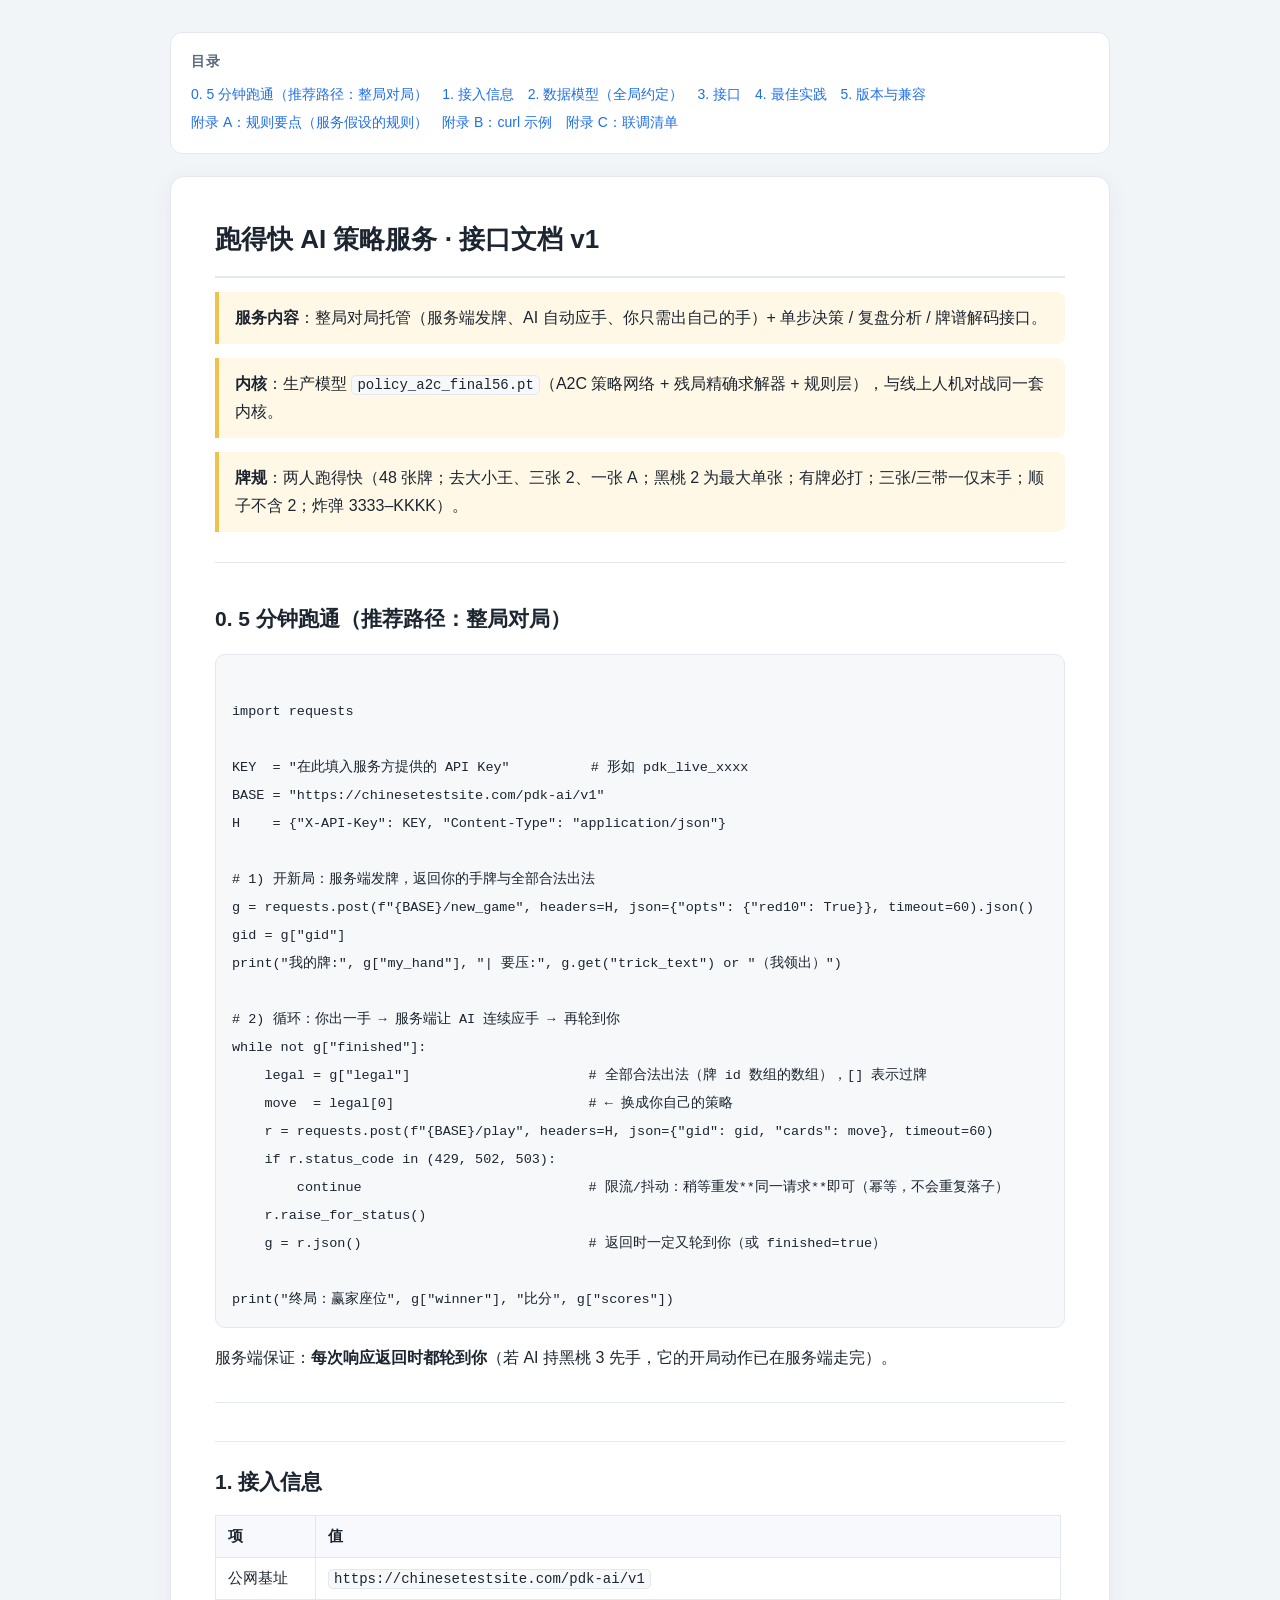
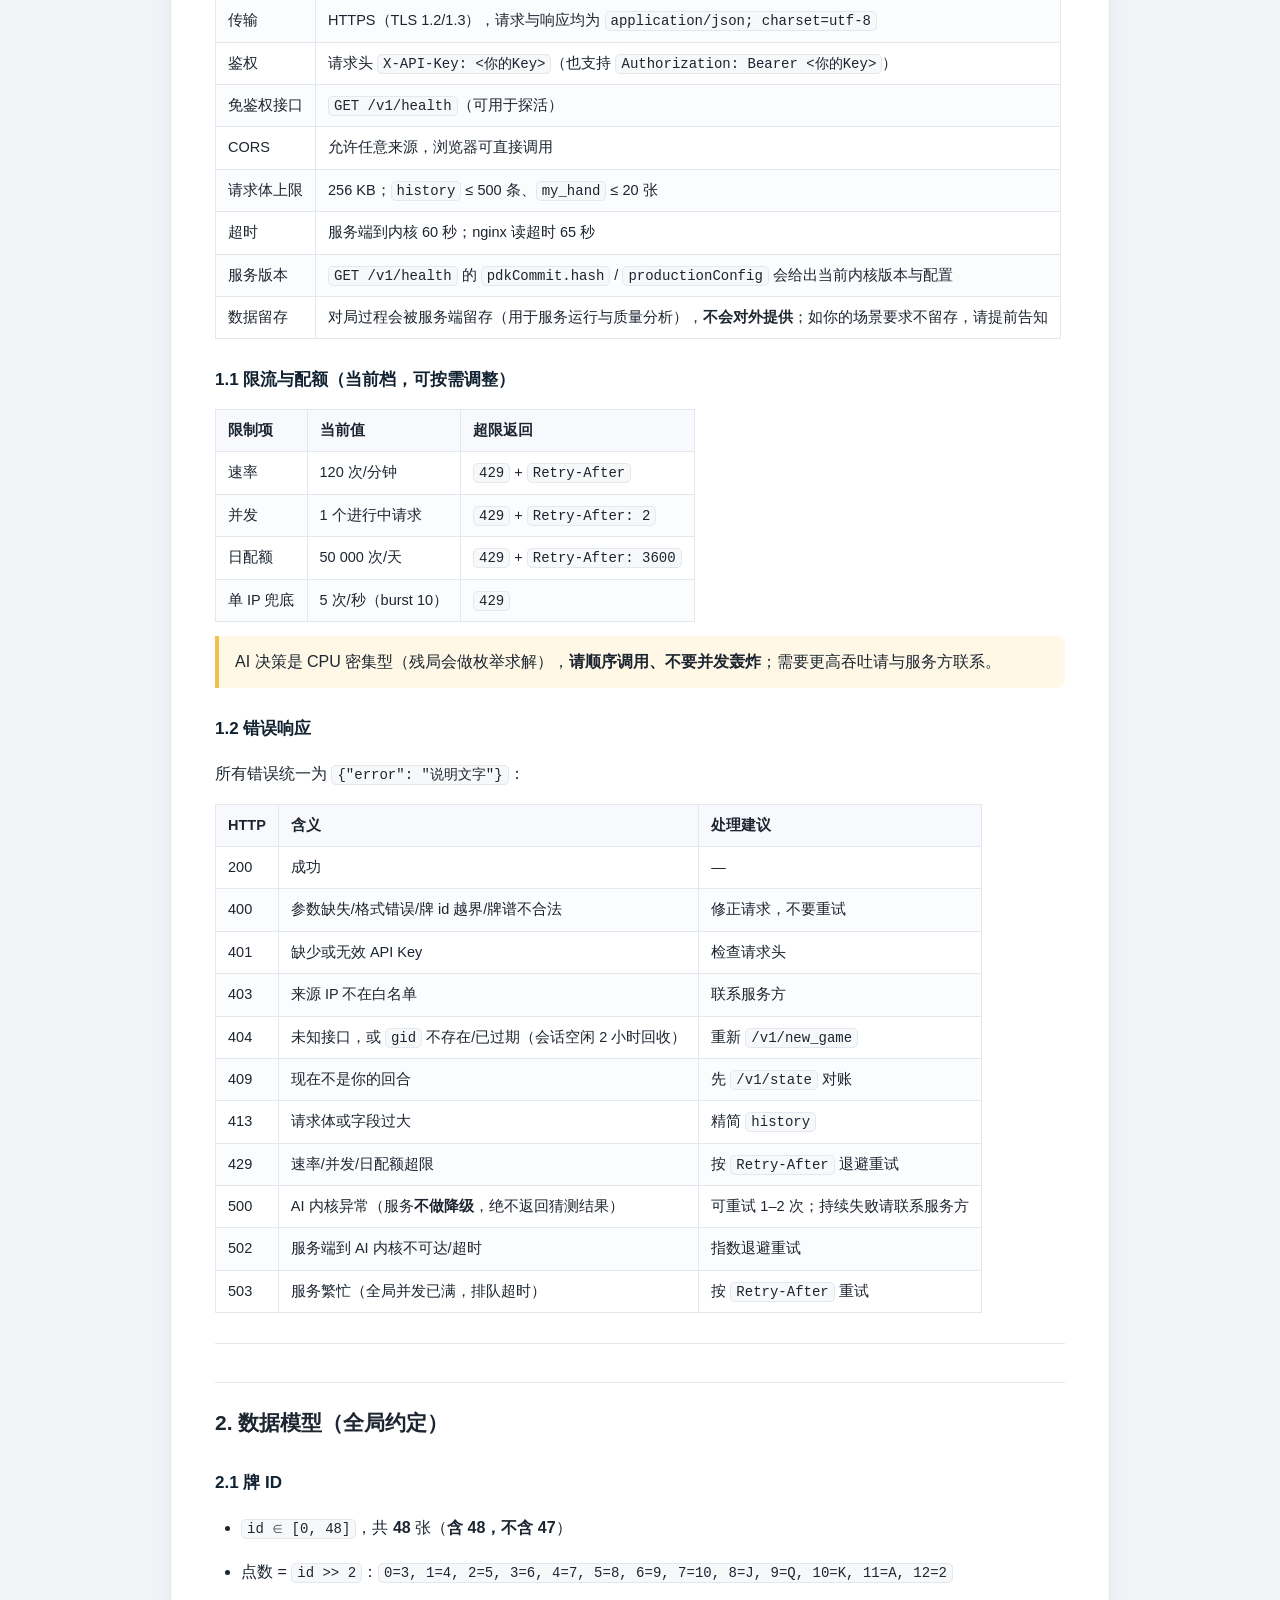
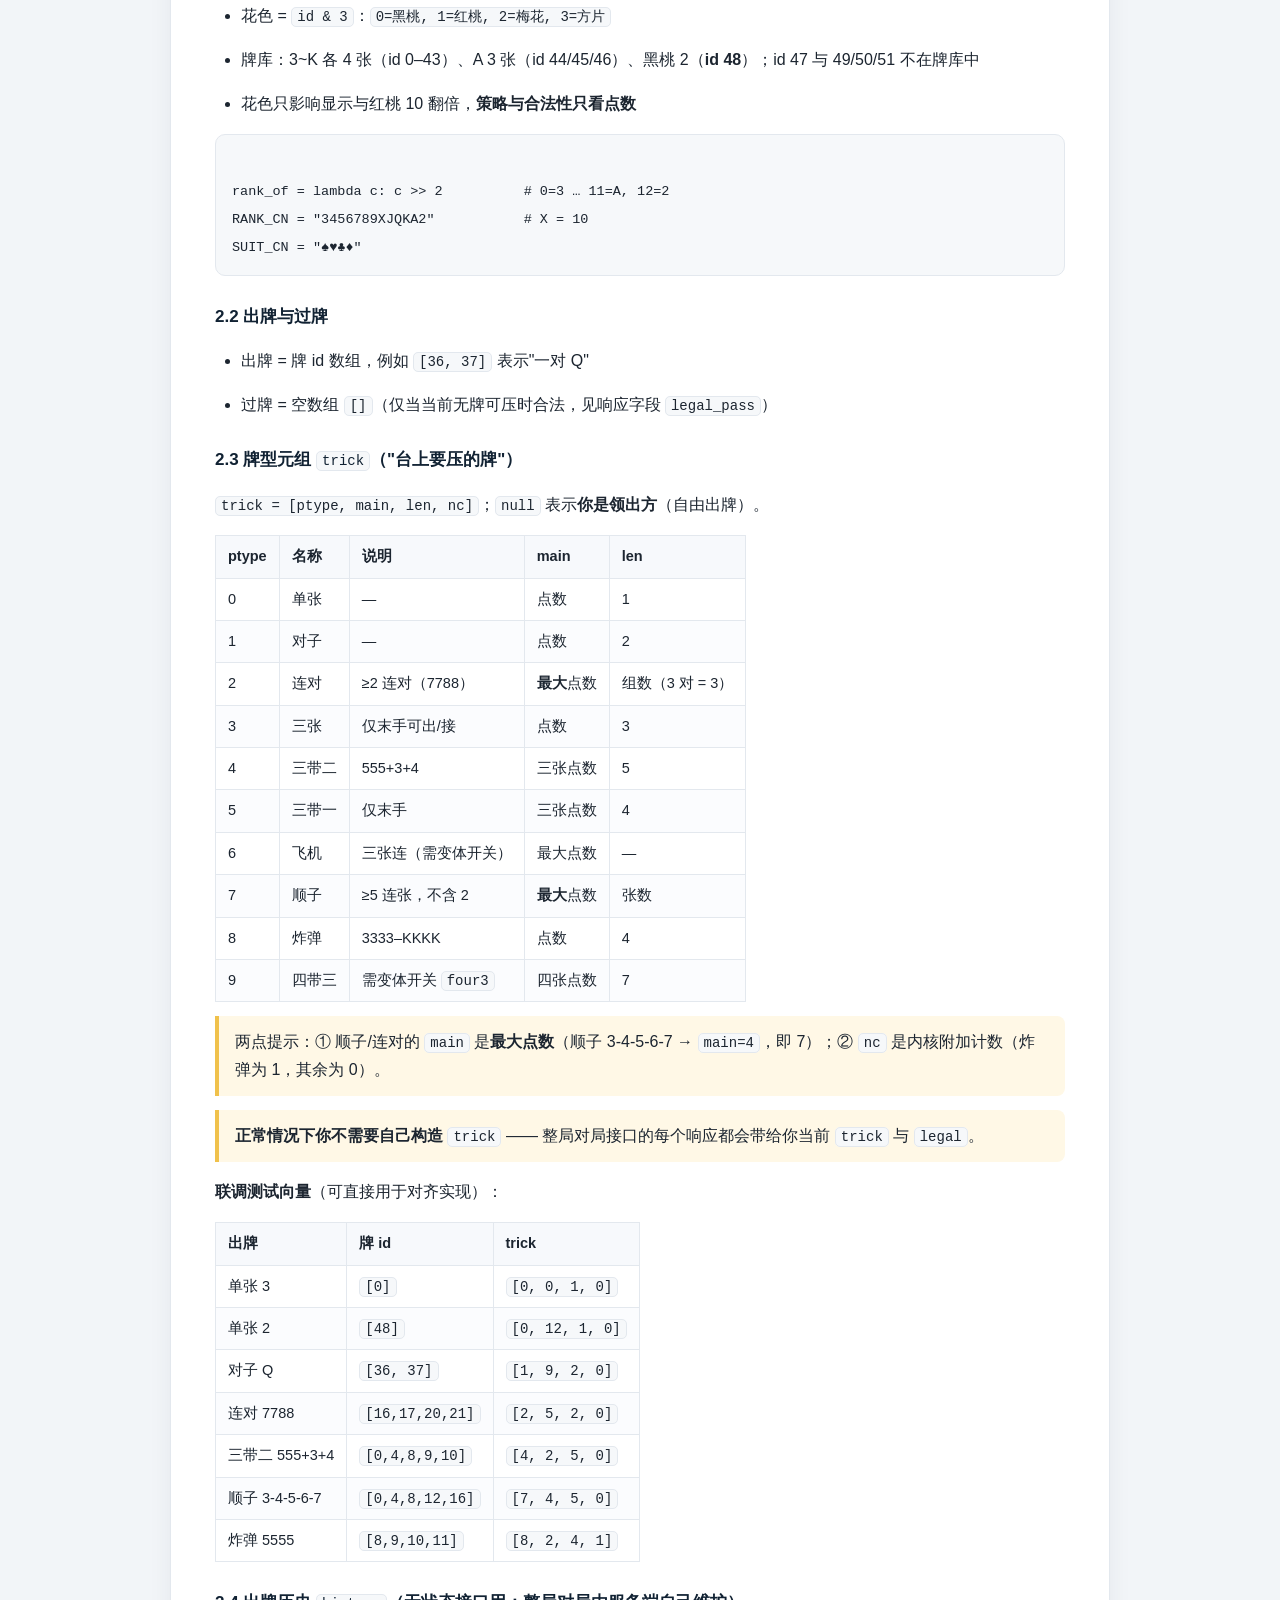
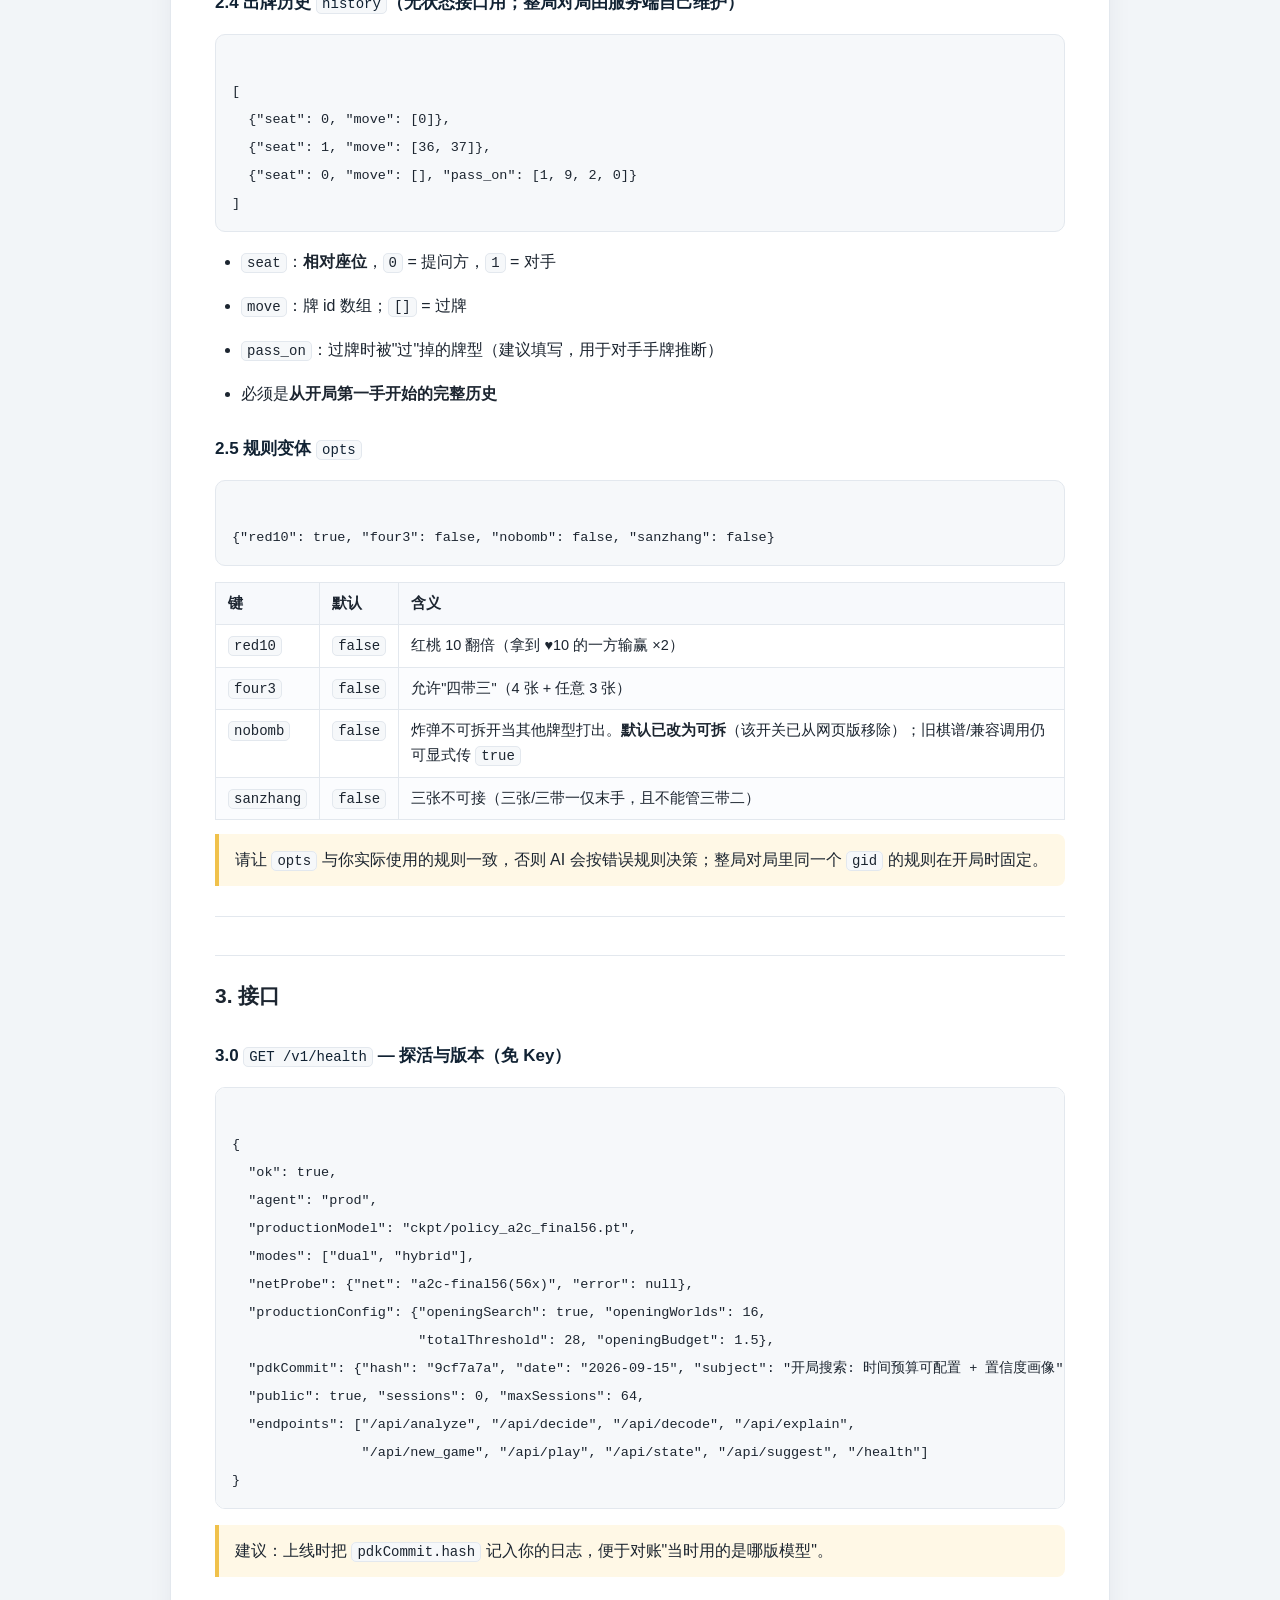
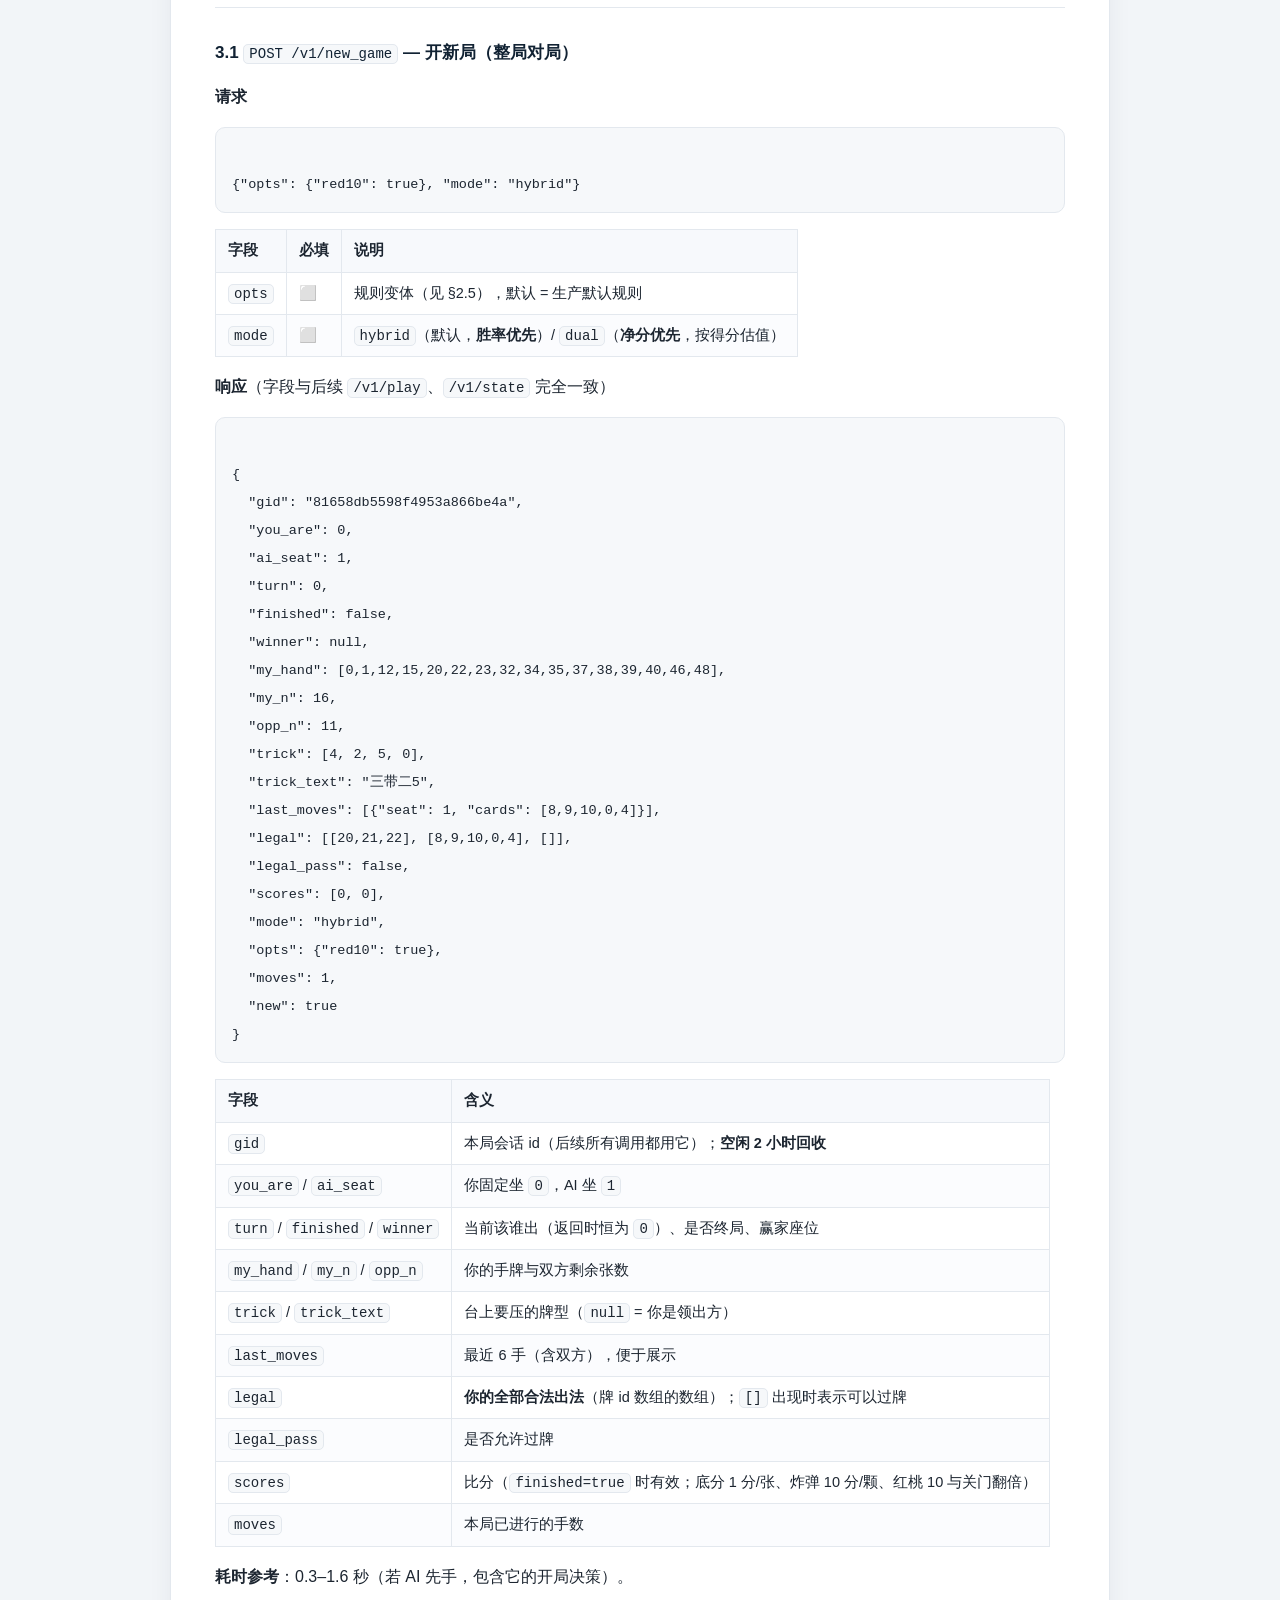
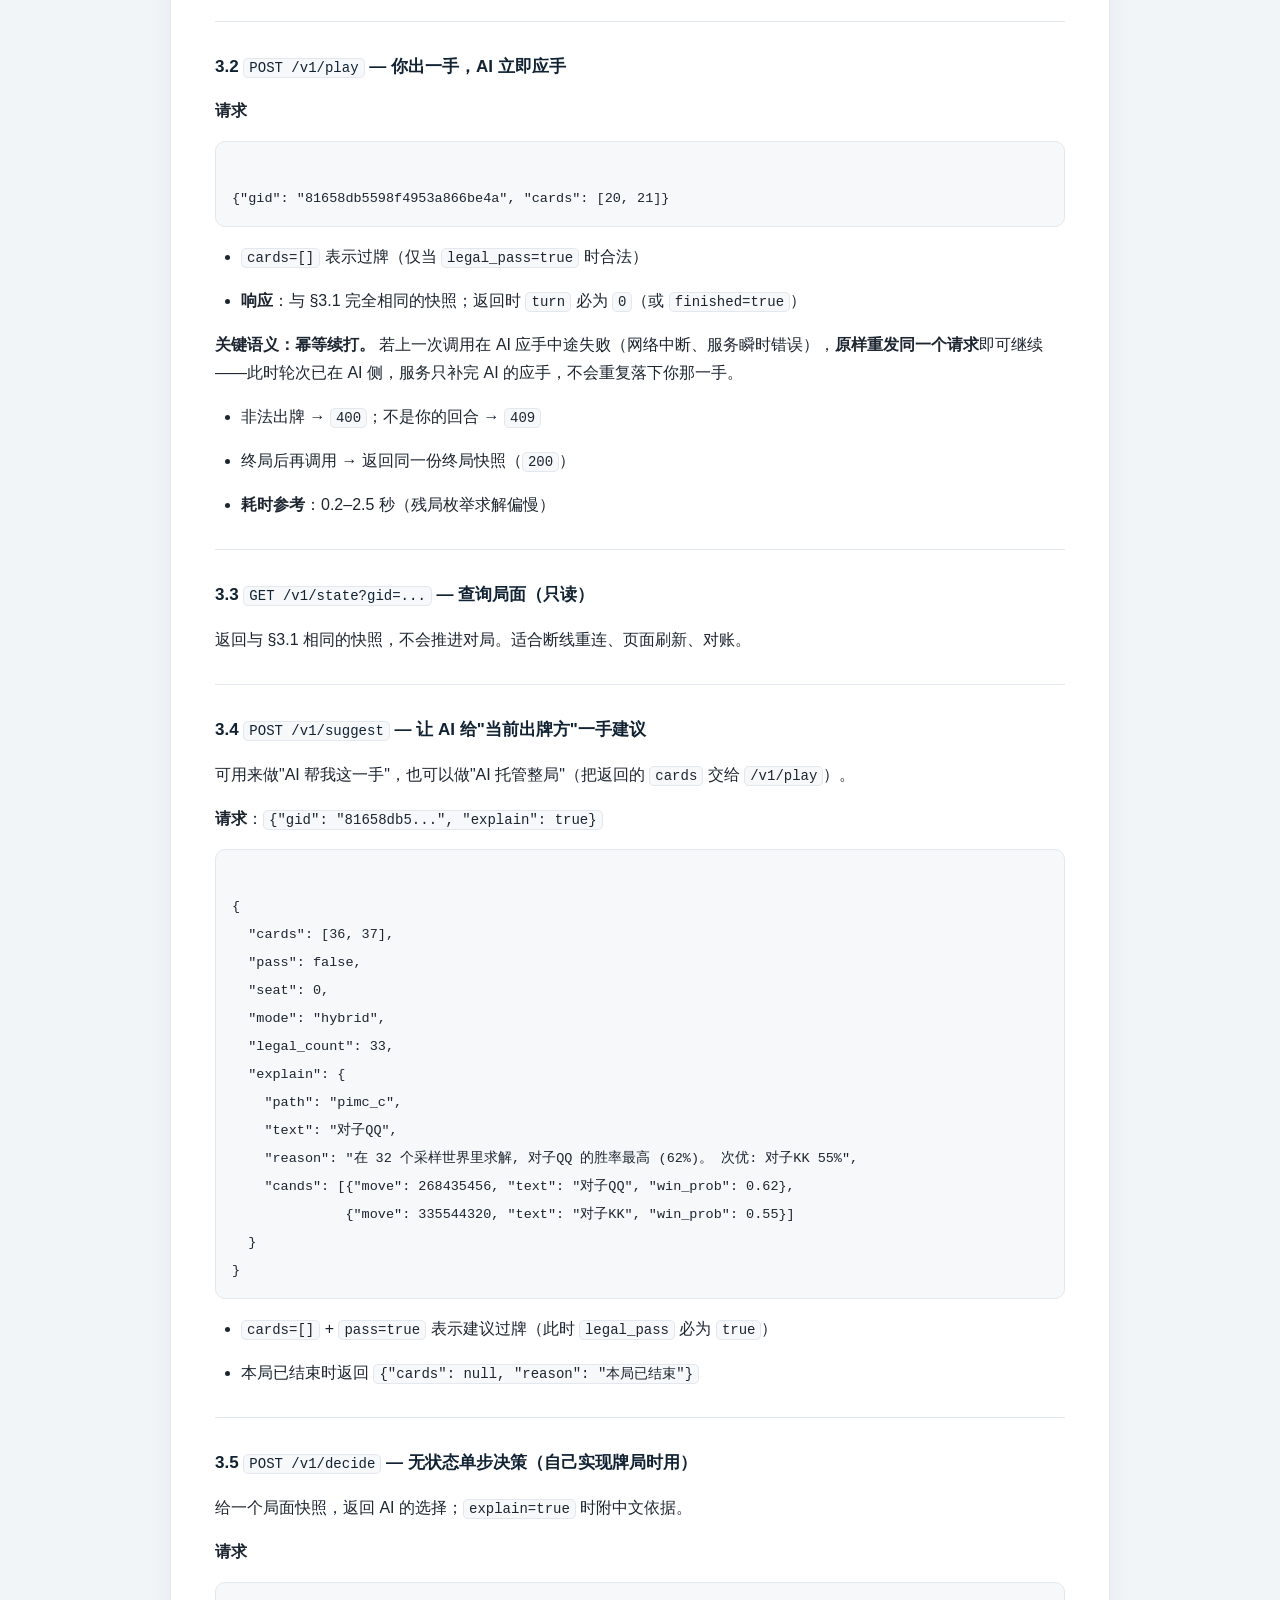
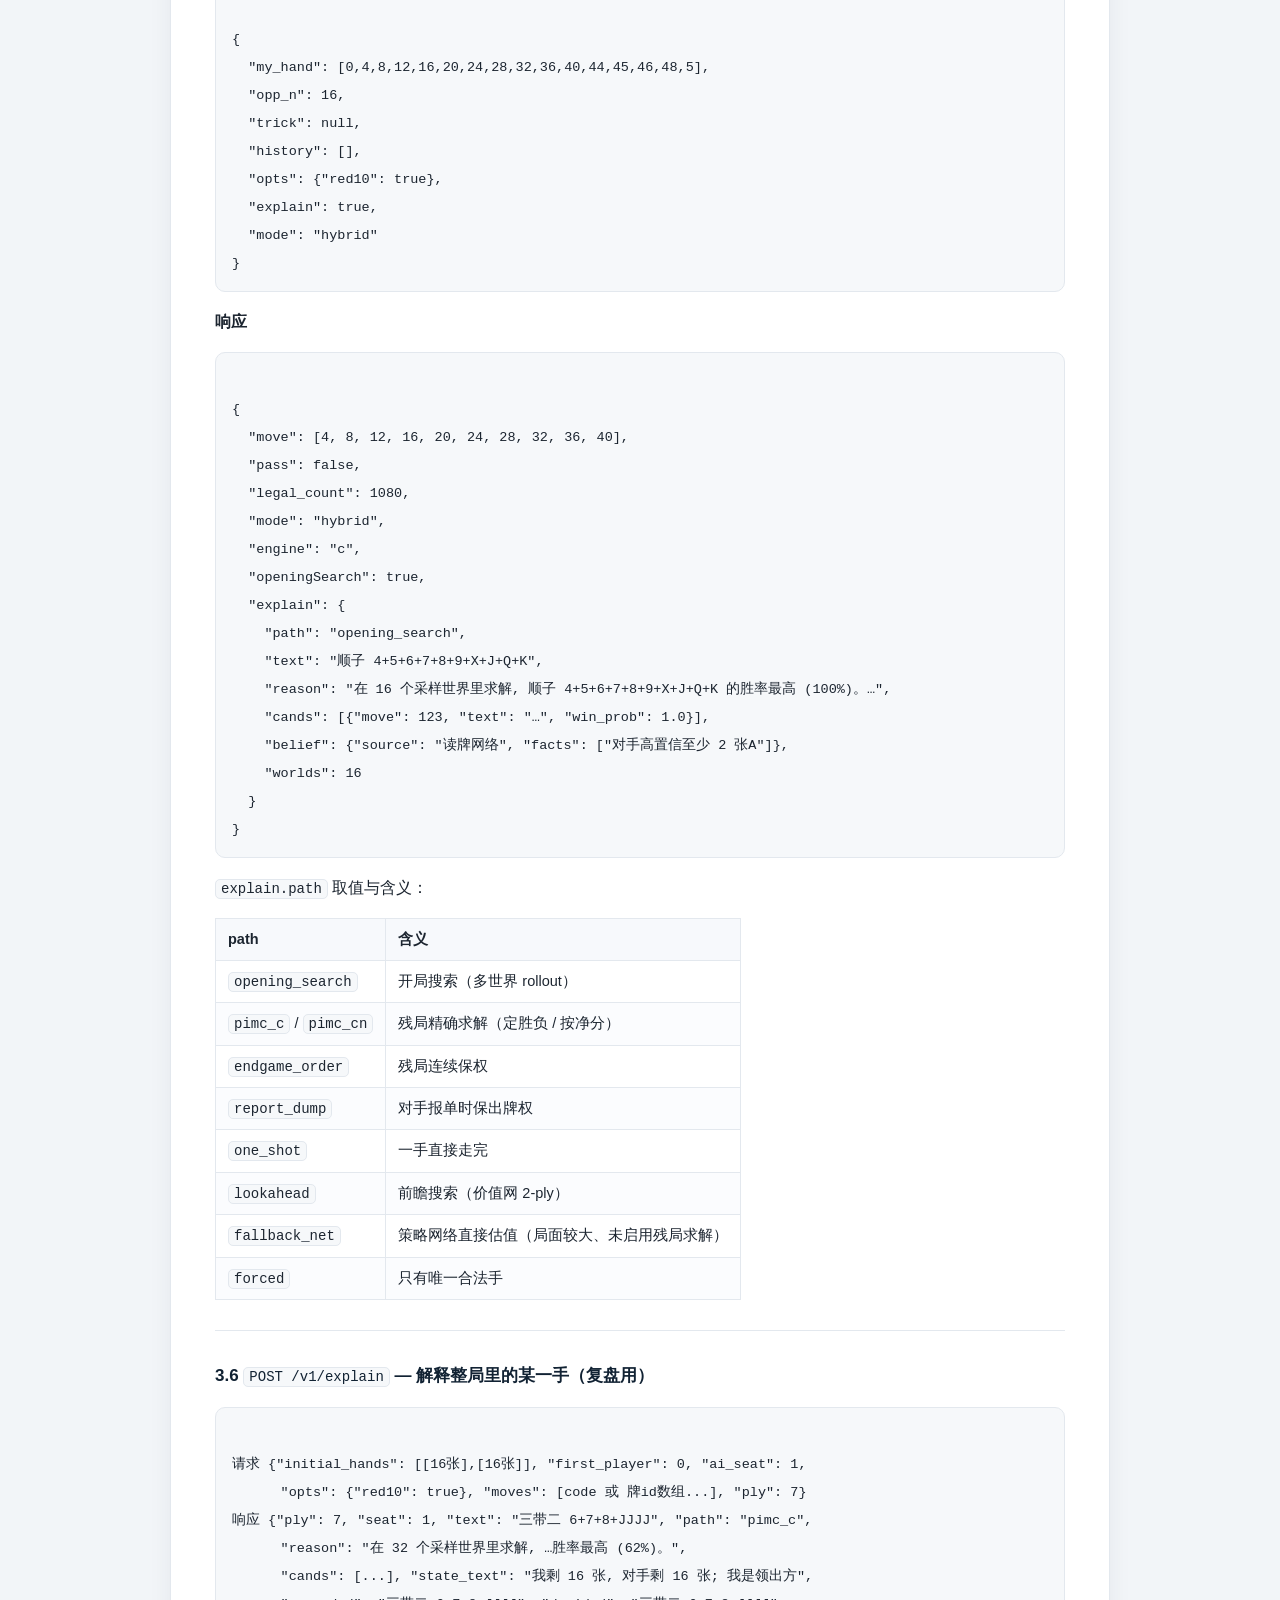
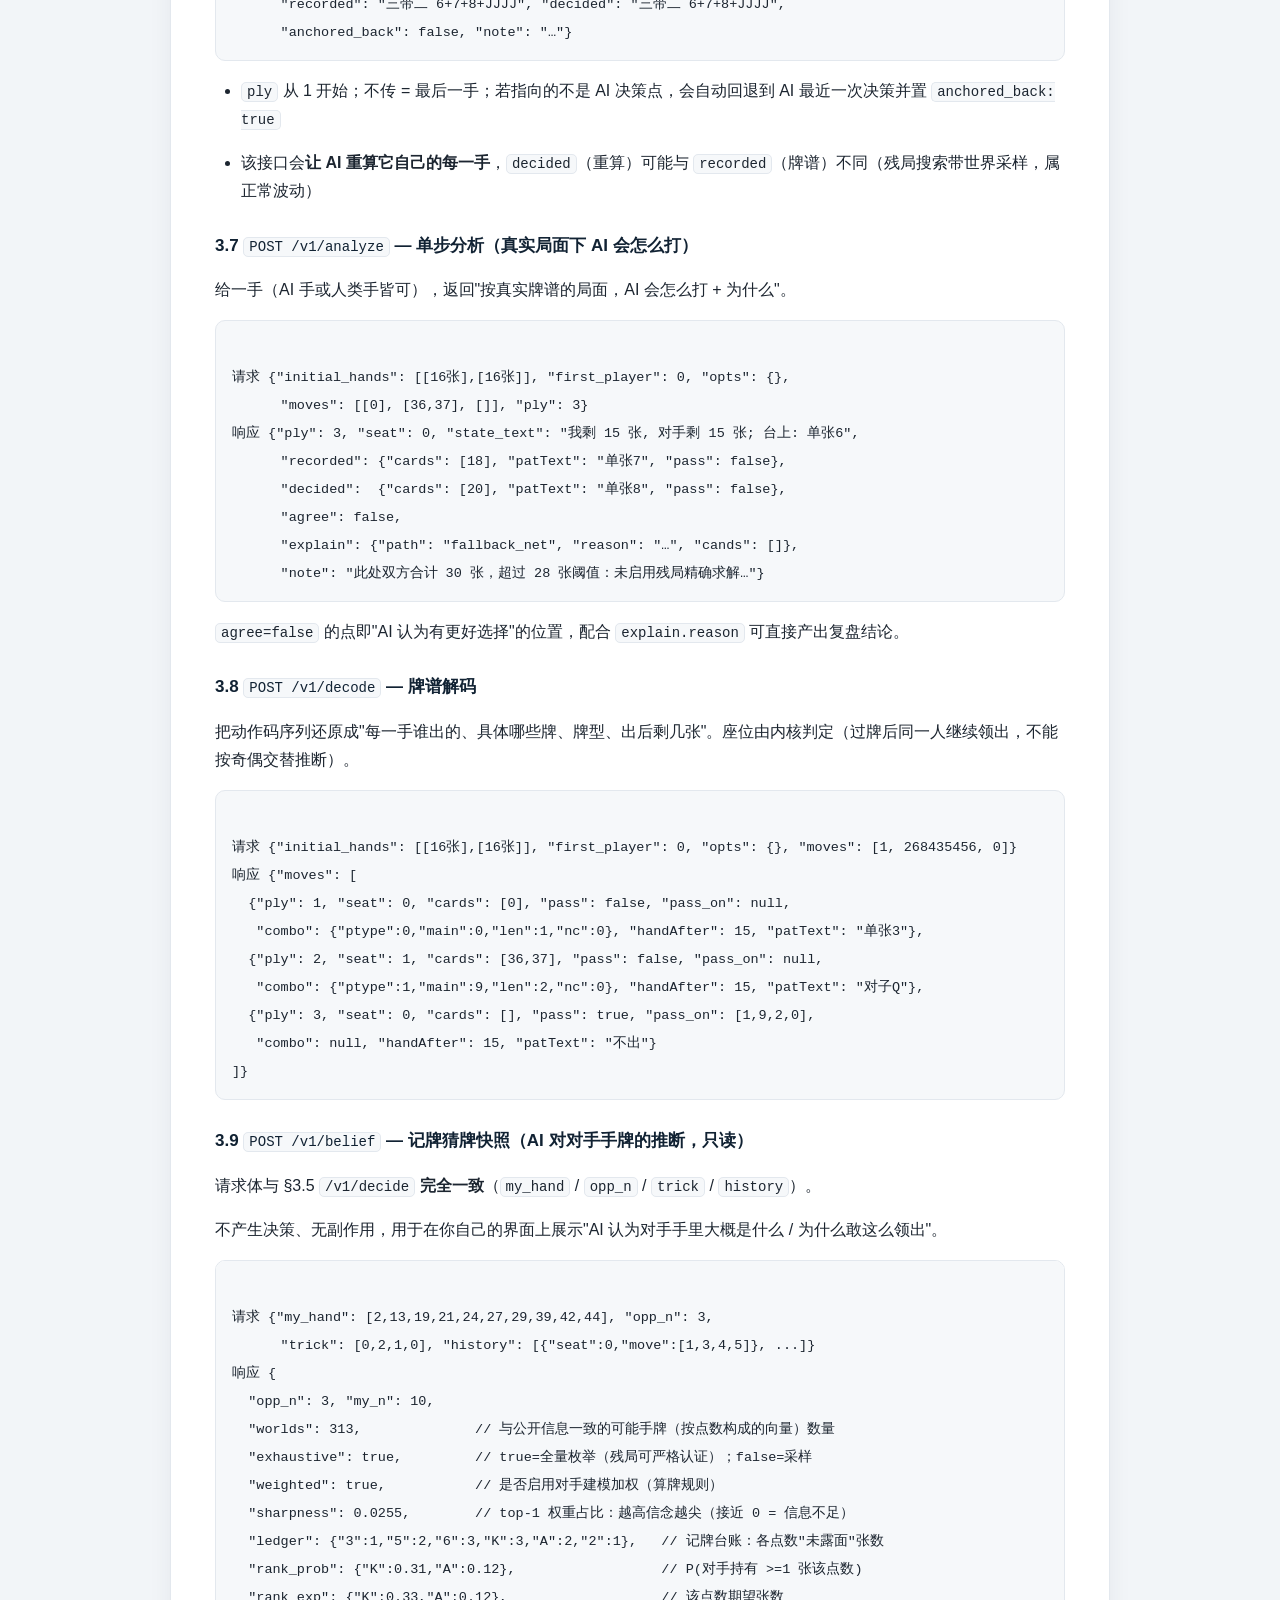
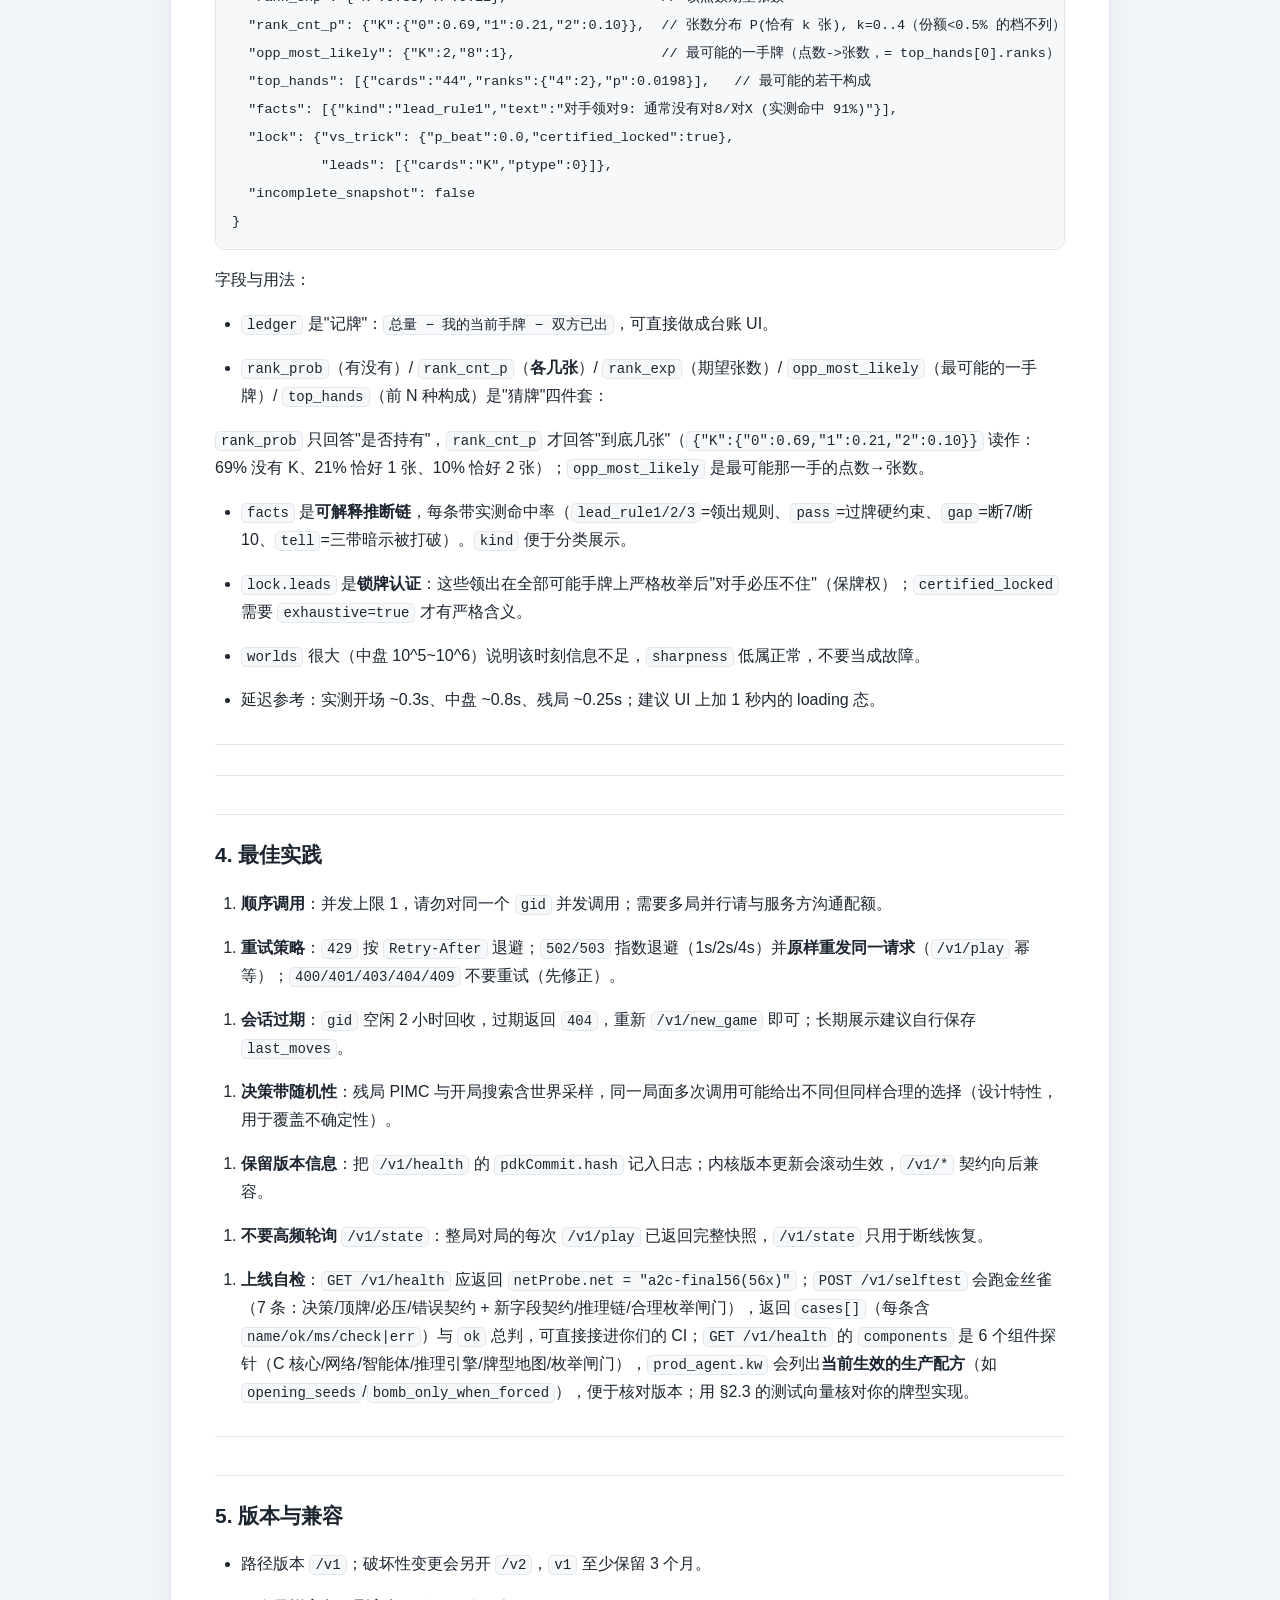
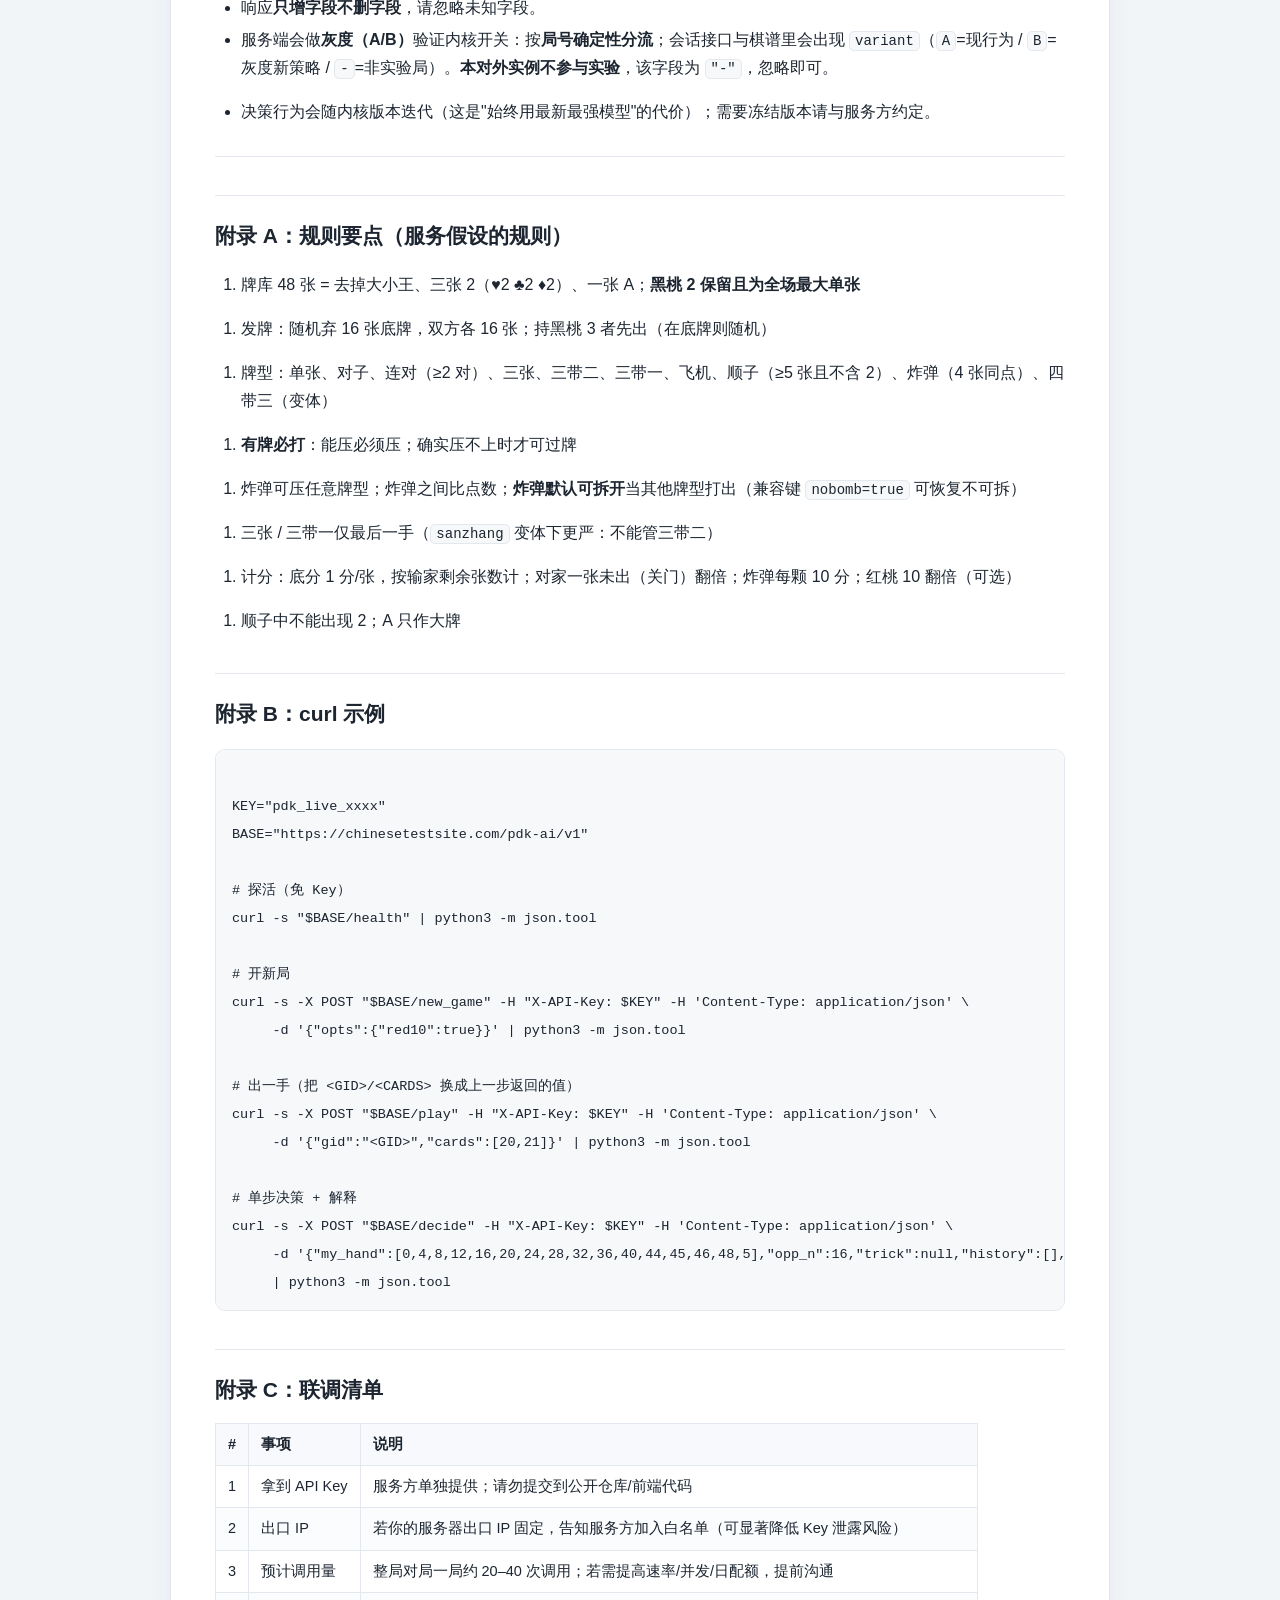
<file: docs/跑得快AI-对外接口文档-v1.html>
<!DOCTYPE html>
<html lang="zh-CN"><head><meta charset="utf-8">
<meta name="viewport" content="width=device-width, initial-scale=1">
<title>接口文档</title><style>
:root { --fg:#1c2530; --dim:#5b6b7c; --line:#e3e8ee; --accent:#1f6feb;
        --code-bg:#f6f8fa; --callout:#fff8e6; --callout-line:#f0c14b; }
* { box-sizing: border-box; }
body { margin:0; background:#f2f5f8; color:var(--fg);
       font:16px/1.75 -apple-system,BlinkMacSystemFont,"Segoe UI","PingFang SC",
            "Hiragino Sans GB","Microsoft YaHei",sans-serif; }
.wrap { max-width: 980px; margin: 0 auto; padding: 32px 20px 80px; }
main { background:#fff; border:1px solid var(--line); border-radius:14px;
       padding: 40px 44px; box-shadow:0 6px 24px rgba(20,40,70,.06); }
h1 { font-size:26px; margin:0 0 6px; padding-bottom:14px; border-bottom:2px solid var(--line); }
h2 { font-size:21px; margin:38px 0 12px; padding-top:22px; border-top:1px solid var(--line); }
h2:first-of-type { border-top:none; padding-top:0; }
h3 { font-size:17px; margin:26px 0 10px; color:#123; }
p, li { color:var(--fg); }
a { color:var(--accent); text-decoration:none; }
a:hover { text-decoration:underline; }
code { background:var(--code-bg); border:1px solid var(--line); border-radius:5px;
       padding:1px 5px; font:14px/1.5 "SFMono-Regular",Consolas,"Liberation Mono",monospace; }
pre { background:var(--code-bg); border:1px solid var(--line); border-radius:10px;
      padding:14px 16px; overflow:auto; }
pre code { background:none; border:none; padding:0; font-size:13.5px; line-height:1.6; }
table { border-collapse:collapse; width:100%; margin:14px 0; font-size:14.5px; display:block; overflow-x:auto; }
th, td { border:1px solid var(--line); padding:8px 12px; text-align:left; vertical-align:top; }
th { background:#f7f9fc; white-space:nowrap; }
tbody tr:nth-child(even) { background:#fbfcfe; }
blockquote { margin:14px 0; padding:12px 16px; background:var(--callout);
             border-left:4px solid var(--callout-line); border-radius:0 8px 8px 0; }
blockquote p { margin:0; }
hr { border:none; border-top:1px solid var(--line); margin:30px 0; }
ul, ol { padding-left:26px; }
li { margin:4px 0; }
.meta { color:var(--dim); font-size:13px; margin:0 0 22px; }
.toc { background:#fff; border:1px solid var(--line); border-radius:12px;
       padding:16px 20px; margin:0 0 22px; }
.toc b { display:block; margin-bottom:6px; font-size:14px; color:var(--dim); letter-spacing:.04em; }
.toc a { display:inline-block; margin:2px 14px 2px 0; font-size:14px; }
@media print { body{background:#fff} .wrap{padding:0} main{border:none;box-shadow:none;padding:0}
                .toc{page-break-after:always} h2{page-break-after:avoid} pre,table{page-break-inside:avoid} }
</style></head>
<body><div class="wrap">
<nav class="toc"><b>目录</b><a href="#h0">0. 5 分钟跑通（推荐路径：整局对局）</a><a href="#h1">1. 接入信息</a><a href="#h4">2. 数据模型（全局约定）</a><a href="#h10">3. 接口</a><a href="#h21">4. 最佳实践</a><a href="#h22">5. 版本与兼容</a><a href="#h23">附录 A：规则要点（服务假设的规则）</a><a href="#h24">附录 B：curl 示例</a><a href="#h25">附录 C：联调清单</a></nav>
<main><h1>跑得快 AI 策略服务 · 接口文档 v1</h1>
<blockquote><p><b>服务内容</b>：整局对局托管（服务端发牌、AI 自动应手、你只需出自己的手）+ 单步决策 / 复盘分析 / 牌谱解码接口。</p></blockquote>
<blockquote><p><b>内核</b>：生产模型 <code>policy_a2c_final56.pt</code>（A2C 策略网络 + 残局精确求解器 + 规则层），与线上人机对战同一套内核。</p></blockquote>
<blockquote><p><b>牌规</b>：两人跑得快（48 张牌；去大小王、三张 2、一张 A；黑桃 2 为最大单张；有牌必打；三张/三带一仅末手；顺子不含 2；炸弹 3333–KKKK）。</p></blockquote>
<hr>
<h2 id="h0">0. 5 分钟跑通（推荐路径：整局对局）</h2>
<pre><code>
import requests

KEY  = "在此填入服务方提供的 API Key"          # 形如 pdk_live_xxxx
BASE = "https://chinesetestsite.com/pdk-ai/v1"
H    = {"X-API-Key": KEY, "Content-Type": "application/json"}

# 1) 开新局：服务端发牌，返回你的手牌与全部合法出法
g = requests.post(f"{BASE}/new_game", headers=H, json={"opts": {"red10": True}}, timeout=60).json()
gid = g["gid"]
print("我的牌:", g["my_hand"], "| 要压:", g.get("trick_text") or "（我领出）")

# 2) 循环：你出一手 → 服务端让 AI 连续应手 → 再轮到你
while not g["finished"]:
    legal = g["legal"]                      # 全部合法出法（牌 id 数组的数组），[] 表示过牌
    move  = legal[0]                        # ← 换成你自己的策略
    r = requests.post(f"{BASE}/play", headers=H, json={"gid": gid, "cards": move}, timeout=60)
    if r.status_code in (429, 502, 503):
        continue                            # 限流/抖动：稍等重发**同一请求**即可（幂等，不会重复落子）
    r.raise_for_status()
    g = r.json()                            # 返回时一定又轮到你（或 finished=true）

print("终局：赢家座位", g["winner"], "比分", g["scores"])
</code></pre>
<p>服务端保证：<b>每次响应返回时都轮到你</b>（若 AI 持黑桃 3 先手，它的开局动作已在服务端走完）。</p>
<hr>
<h2 id="h1">1. 接入信息</h2>
<table><thead><tr><th>项</th><th>值</th></tr></thead><tbody>
<tr><td>公网基址</td><td><code>https://chinesetestsite.com/pdk-ai/v1</code></td></tr>
<tr><td>传输</td><td>HTTPS（TLS 1.2/1.3），请求与响应均为 <code>application/json; charset=utf-8</code></td></tr>
<tr><td>鉴权</td><td>请求头 <code>X-API-Key: &lt;你的Key&gt;</code>（也支持 <code>Authorization: Bearer &lt;你的Key&gt;</code>）</td></tr>
<tr><td>免鉴权接口</td><td><code>GET /v1/health</code>（可用于探活）</td></tr>
<tr><td>CORS</td><td>允许任意来源，浏览器可直接调用</td></tr>
<tr><td>请求体上限</td><td>256 KB；<code>history</code> ≤ 500 条、<code>my_hand</code> ≤ 20 张</td></tr>
<tr><td>超时</td><td>服务端到内核 60 秒；nginx 读超时 65 秒</td></tr>
<tr><td>服务版本</td><td><code>GET /v1/health</code> 的 <code>pdkCommit.hash</code> / <code>productionConfig</code> 会给出当前内核版本与配置</td></tr>
<tr><td>数据留存</td><td>对局过程会被服务端留存（用于服务运行与质量分析），<b>不会对外提供</b>；如你的场景要求不留存，请提前告知</td></tr>
</tbody></table>
<h3 id="h2">1.1 限流与配额（当前档，可按需调整）</h3>
<table><thead><tr><th>限制项</th><th>当前值</th><th>超限返回</th></tr></thead><tbody>
<tr><td>速率</td><td>120 次/分钟</td><td><code>429</code> + <code>Retry-After</code></td></tr>
<tr><td>并发</td><td>1 个进行中请求</td><td><code>429</code> + <code>Retry-After: 2</code></td></tr>
<tr><td>日配额</td><td>50 000 次/天</td><td><code>429</code> + <code>Retry-After: 3600</code></td></tr>
<tr><td>单 IP 兜底</td><td>5 次/秒（burst 10）</td><td><code>429</code></td></tr>
</tbody></table>
<blockquote><p>AI 决策是 CPU 密集型（残局会做枚举求解），<b>请顺序调用、不要并发轰炸</b>；需要更高吞吐请与服务方联系。</p></blockquote>
<h3 id="h3">1.2 错误响应</h3>
<p>所有错误统一为 <code>{"error": "说明文字"}</code>：</p>
<table><thead><tr><th>HTTP</th><th>含义</th><th>处理建议</th></tr></thead><tbody>
<tr><td>200</td><td>成功</td><td>—</td></tr>
<tr><td>400</td><td>参数缺失/格式错误/牌 id 越界/牌谱不合法</td><td>修正请求，不要重试</td></tr>
<tr><td>401</td><td>缺少或无效 API Key</td><td>检查请求头</td></tr>
<tr><td>403</td><td>来源 IP 不在白名单</td><td>联系服务方</td></tr>
<tr><td>404</td><td>未知接口，或 <code>gid</code> 不存在/已过期（会话空闲 2 小时回收）</td><td>重新 <code>/v1/new_game</code></td></tr>
<tr><td>409</td><td>现在不是你的回合</td><td>先 <code>/v1/state</code> 对账</td></tr>
<tr><td>413</td><td>请求体或字段过大</td><td>精简 <code>history</code></td></tr>
<tr><td>429</td><td>速率/并发/日配额超限</td><td>按 <code>Retry-After</code> 退避重试</td></tr>
<tr><td>500</td><td>AI 内核异常（服务<b>不做降级</b>，绝不返回猜测结果）</td><td>可重试 1–2 次；持续失败请联系服务方</td></tr>
<tr><td>502</td><td>服务端到 AI 内核不可达/超时</td><td>指数退避重试</td></tr>
<tr><td>503</td><td>服务繁忙（全局并发已满，排队超时）</td><td>按 <code>Retry-After</code> 重试</td></tr>
</tbody></table>
<hr>
<h2 id="h4">2. 数据模型（全局约定）</h2>
<h3 id="h5">2.1 牌 ID</h3>
<ul>
<li><code>id ∈ [0, 48]</code>，共 <b>48</b> 张（<b>含 48，不含 47</b>）</li>
</ul>
<ul>
<li>点数 = <code>id &gt;&gt; 2</code>：<code>0=3, 1=4, 2=5, 3=6, 4=7, 5=8, 6=9, 7=10, 8=J, 9=Q, 10=K, 11=A, 12=2</code></li>
</ul>
<ul>
<li>花色 = <code>id &amp; 3</code>：<code>0=黑桃, 1=红桃, 2=梅花, 3=方片</code></li>
</ul>
<ul>
<li>牌库：3~K 各 4 张（id 0–43）、A 3 张（id 44/45/46）、黑桃 2（<b>id 48</b>）；id 47 与 49/50/51 不在牌库中</li>
</ul>
<ul>
<li>花色只影响显示与红桃 10 翻倍，<b>策略与合法性只看点数</b></li>
</ul>
<pre><code>
rank_of = lambda c: c &gt;&gt; 2          # 0=3 … 11=A, 12=2
RANK_CN = "3456789XJQKA2"           # X = 10
SUIT_CN = "♠♥♣♦"
</code></pre>
<h3 id="h6">2.2 出牌与过牌</h3>
<ul>
<li>出牌 = 牌 id 数组，例如 <code>[36, 37]</code> 表示"一对 Q"</li>
</ul>
<ul>
<li>过牌 = 空数组 <code>[]</code>（仅当当前无牌可压时合法，见响应字段 <code>legal_pass</code>）</li>
</ul>
<h3 id="h7">2.3 牌型元组 <code>trick</code>（"台上要压的牌"）</h3>
<p><code>trick = [ptype, main, len, nc]</code>；<code>null</code> 表示<b>你是领出方</b>（自由出牌）。</p>
<table><thead><tr><th>ptype</th><th>名称</th><th>说明</th><th>main</th><th>len</th></tr></thead><tbody>
<tr><td>0</td><td>单张</td><td>—</td><td>点数</td><td>1</td></tr>
<tr><td>1</td><td>对子</td><td>—</td><td>点数</td><td>2</td></tr>
<tr><td>2</td><td>连对</td><td>≥2 连对（7788）</td><td><b>最大</b>点数</td><td>组数（3 对 = 3）</td></tr>
<tr><td>3</td><td>三张</td><td>仅末手可出/接</td><td>点数</td><td>3</td></tr>
<tr><td>4</td><td>三带二</td><td>555+3+4</td><td>三张点数</td><td>5</td></tr>
<tr><td>5</td><td>三带一</td><td>仅末手</td><td>三张点数</td><td>4</td></tr>
<tr><td>6</td><td>飞机</td><td>三张连（需变体开关）</td><td>最大点数</td><td>—</td></tr>
<tr><td>7</td><td>顺子</td><td>≥5 连张，不含 2</td><td><b>最大</b>点数</td><td>张数</td></tr>
<tr><td>8</td><td>炸弹</td><td>3333–KKKK</td><td>点数</td><td>4</td></tr>
<tr><td>9</td><td>四带三</td><td>需变体开关 <code>four3</code></td><td>四张点数</td><td>7</td></tr>
</tbody></table>
<blockquote><p>两点提示：① 顺子/连对的 <code>main</code> 是<b>最大点数</b>（顺子 3-4-5-6-7 → <code>main=4</code>，即 7）；② <code>nc</code> 是内核附加计数（炸弹为 1，其余为 0）。</p></blockquote>
<blockquote><p><b>正常情况下你不需要自己构造 <code>trick</code></b> —— 整局对局接口的每个响应都会带给你当前 <code>trick</code> 与 <code>legal</code>。</p></blockquote>
<p><b>联调测试向量</b>（可直接用于对齐实现）：</p>
<table><thead><tr><th>出牌</th><th>牌 id</th><th>trick</th></tr></thead><tbody>
<tr><td>单张 3</td><td><code>[0]</code></td><td><code>[0, 0, 1, 0]</code></td></tr>
<tr><td>单张 2</td><td><code>[48]</code></td><td><code>[0, 12, 1, 0]</code></td></tr>
<tr><td>对子 Q</td><td><code>[36, 37]</code></td><td><code>[1, 9, 2, 0]</code></td></tr>
<tr><td>连对 7788</td><td><code>[16,17,20,21]</code></td><td><code>[2, 5, 2, 0]</code></td></tr>
<tr><td>三带二 555+3+4</td><td><code>[0,4,8,9,10]</code></td><td><code>[4, 2, 5, 0]</code></td></tr>
<tr><td>顺子 3-4-5-6-7</td><td><code>[0,4,8,12,16]</code></td><td><code>[7, 4, 5, 0]</code></td></tr>
<tr><td>炸弹 5555</td><td><code>[8,9,10,11]</code></td><td><code>[8, 2, 4, 1]</code></td></tr>
</tbody></table>
<h3 id="h8">2.4 出牌历史 <code>history</code>（无状态接口用；整局对局由服务端自己维护）</h3>
<pre><code>
[
  {"seat": 0, "move": [0]},
  {"seat": 1, "move": [36, 37]},
  {"seat": 0, "move": [], "pass_on": [1, 9, 2, 0]}
]
</code></pre>
<ul>
<li><code>seat</code>：<b>相对座位</b>，<code>0</code> = 提问方，<code>1</code> = 对手</li>
</ul>
<ul>
<li><code>move</code>：牌 id 数组；<code>[]</code> = 过牌</li>
</ul>
<ul>
<li><code>pass_on</code>：过牌时被"过"掉的牌型（建议填写，用于对手手牌推断）</li>
</ul>
<ul>
<li>必须是<b>从开局第一手开始的完整历史</b></li>
</ul>
<h3 id="h9">2.5 规则变体 <code>opts</code></h3>
<pre><code>
{"red10": true, "four3": false, "nobomb": false, "sanzhang": false}
</code></pre>
<table><thead><tr><th>键</th><th>默认</th><th>含义</th></tr></thead><tbody>
<tr><td><code>red10</code></td><td><code>false</code></td><td>红桃 10 翻倍（拿到 ♥10 的一方输赢 ×2）</td></tr>
<tr><td><code>four3</code></td><td><code>false</code></td><td>允许"四带三"（4 张 + 任意 3 张）</td></tr>
<tr><td><code>nobomb</code></td><td><code>false</code></td><td>炸弹不可拆开当其他牌型打出。<b>默认已改为可拆</b>（该开关已从网页版移除）；旧棋谱/兼容调用仍可显式传 <code>true</code></td></tr>
<tr><td><code>sanzhang</code></td><td><code>false</code></td><td>三张不可接（三张/三带一仅末手，且不能管三带二）</td></tr>
</tbody></table>
<blockquote><p>请让 <code>opts</code> 与你实际使用的规则一致，否则 AI 会按错误规则决策；整局对局里同一个 <code>gid</code> 的规则在开局时固定。</p></blockquote>
<hr>
<h2 id="h10">3. 接口</h2>
<h3 id="h11">3.0 <code>GET /v1/health</code> — 探活与版本（免 Key）</h3>
<pre><code>
{
  "ok": true,
  "agent": "prod",
  "productionModel": "ckpt/policy_a2c_final56.pt",
  "modes": ["dual", "hybrid"],
  "netProbe": {"net": "a2c-final56(56x)", "error": null},
  "productionConfig": {"openingSearch": true, "openingWorlds": 16,
                       "totalThreshold": 28, "openingBudget": 1.5},
  "pdkCommit": {"hash": "9cf7a7a", "date": "2026-09-15", "subject": "开局搜索: 时间预算可配置 + 置信度画像"},
  "public": true, "sessions": 0, "maxSessions": 64,
  "endpoints": ["/api/analyze", "/api/decide", "/api/decode", "/api/explain",
                "/api/new_game", "/api/play", "/api/state", "/api/suggest", "/health"]
}
</code></pre>
<blockquote><p>建议：上线时把 <code>pdkCommit.hash</code> 记入你的日志，便于对账"当时用的是哪版模型"。</p></blockquote>
<hr>
<h3 id="h12">3.1 <code>POST /v1/new_game</code> — 开新局（整局对局）</h3>
<p><b>请求</b></p>
<pre><code>
{"opts": {"red10": true}, "mode": "hybrid"}
</code></pre>
<table><thead><tr><th>字段</th><th>必填</th><th>说明</th></tr></thead><tbody>
<tr><td><code>opts</code></td><td>⬜</td><td>规则变体（见 §2.5），默认 = 生产默认规则</td></tr>
<tr><td><code>mode</code></td><td>⬜</td><td><code>hybrid</code>（默认，<b>胜率优先</b>）/ <code>dual</code>（<b>净分优先</b>，按得分估值）</td></tr>
</tbody></table>
<p><b>响应</b>（字段与后续 <code>/v1/play</code>、<code>/v1/state</code> 完全一致）</p>
<pre><code>
{
  "gid": "81658db5598f4953a866be4a",
  "you_are": 0,
  "ai_seat": 1,
  "turn": 0,
  "finished": false,
  "winner": null,
  "my_hand": [0,1,12,15,20,22,23,32,34,35,37,38,39,40,46,48],
  "my_n": 16,
  "opp_n": 11,
  "trick": [4, 2, 5, 0],
  "trick_text": "三带二5",
  "last_moves": [{"seat": 1, "cards": [8,9,10,0,4]}],
  "legal": [[20,21,22], [8,9,10,0,4], []],
  "legal_pass": false,
  "scores": [0, 0],
  "mode": "hybrid",
  "opts": {"red10": true},
  "moves": 1,
  "new": true
}
</code></pre>
<table><thead><tr><th>字段</th><th>含义</th></tr></thead><tbody>
<tr><td><code>gid</code></td><td>本局会话 id（后续所有调用都用它）；<b>空闲 2 小时回收</b></td></tr>
<tr><td><code>you_are</code> / <code>ai_seat</code></td><td>你固定坐 <code>0</code>，AI 坐 <code>1</code></td></tr>
<tr><td><code>turn</code> / <code>finished</code> / <code>winner</code></td><td>当前该谁出（返回时恒为 <code>0</code>）、是否终局、赢家座位</td></tr>
<tr><td><code>my_hand</code> / <code>my_n</code> / <code>opp_n</code></td><td>你的手牌与双方剩余张数</td></tr>
<tr><td><code>trick</code> / <code>trick_text</code></td><td>台上要压的牌型（<code>null</code> = 你是领出方）</td></tr>
<tr><td><code>last_moves</code></td><td>最近 6 手（含双方），便于展示</td></tr>
<tr><td><code>legal</code></td><td><b>你的全部合法出法</b>（牌 id 数组的数组）；<code>[]</code> 出现时表示可以过牌</td></tr>
<tr><td><code>legal_pass</code></td><td>是否允许过牌</td></tr>
<tr><td><code>scores</code></td><td>比分（<code>finished=true</code> 时有效；底分 1 分/张、炸弹 10 分/颗、红桃 10 与关门翻倍）</td></tr>
<tr><td><code>moves</code></td><td>本局已进行的手数</td></tr>
</tbody></table>
<p><b>耗时参考</b>：0.3–1.6 秒（若 AI 先手，包含它的开局决策）。</p>
<hr>
<h3 id="h13">3.2 <code>POST /v1/play</code> — 你出一手，AI 立即应手</h3>
<p><b>请求</b></p>
<pre><code>
{"gid": "81658db5598f4953a866be4a", "cards": [20, 21]}
</code></pre>
<ul>
<li><code>cards=[]</code> 表示过牌（仅当 <code>legal_pass=true</code> 时合法）</li>
</ul>
<ul>
<li><b>响应</b>：与 §3.1 完全相同的快照；返回时 <code>turn</code> 必为 <code>0</code>（或 <code>finished=true</code>）</li>
</ul>
<p><b>关键语义：幂等续打。</b> 若上一次调用在 AI 应手中途失败（网络中断、服务瞬时错误），<b>原样重发同一个请求</b>即可继续——此时轮次已在 AI 侧，服务只补完 AI 的应手，不会重复落下你那一手。</p>
<ul>
<li>非法出牌 → <code>400</code>；不是你的回合 → <code>409</code></li>
</ul>
<ul>
<li>终局后再调用 → 返回同一份终局快照（<code>200</code>）</li>
</ul>
<ul>
<li><b>耗时参考</b>：0.2–2.5 秒（残局枚举求解偏慢）</li>
</ul>
<hr>
<h3 id="h14">3.3 <code>GET /v1/state?gid=...</code> — 查询局面（只读）</h3>
<p>返回与 §3.1 相同的快照，不会推进对局。适合断线重连、页面刷新、对账。</p>
<hr>
<h3 id="h15">3.4 <code>POST /v1/suggest</code> — 让 AI 给"当前出牌方"一手建议</h3>
<p>可用来做"AI 帮我这一手"，也可以做"AI 托管整局"（把返回的 <code>cards</code> 交给 <code>/v1/play</code>）。</p>
<p><b>请求</b>：<code>{"gid": "81658db5...", "explain": true}</code></p>
<pre><code>
{
  "cards": [36, 37],
  "pass": false,
  "seat": 0,
  "mode": "hybrid",
  "legal_count": 33,
  "explain": {
    "path": "pimc_c",
    "text": "对子QQ",
    "reason": "在 32 个采样世界里求解, 对子QQ 的胜率最高 (62%)。 次优: 对子KK 55%",
    "cands": [{"move": 268435456, "text": "对子QQ", "win_prob": 0.62},
              {"move": 335544320, "text": "对子KK", "win_prob": 0.55}]
  }
}
</code></pre>
<ul>
<li><code>cards=[]</code> + <code>pass=true</code> 表示建议过牌（此时 <code>legal_pass</code> 必为 <code>true</code>）</li>
</ul>
<ul>
<li>本局已结束时返回 <code>{"cards": null, "reason": "本局已结束"}</code></li>
</ul>
<hr>
<h3 id="h16">3.5 <code>POST /v1/decide</code> — 无状态单步决策（自己实现牌局时用）</h3>
<p>给一个局面快照，返回 AI 的选择；<code>explain=true</code> 时附中文依据。</p>
<p><b>请求</b></p>
<pre><code>
{
  "my_hand": [0,4,8,12,16,20,24,28,32,36,40,44,45,46,48,5],
  "opp_n": 16,
  "trick": null,
  "history": [],
  "opts": {"red10": true},
  "explain": true,
  "mode": "hybrid"
}
</code></pre>
<p><b>响应</b></p>
<pre><code>
{
  "move": [4, 8, 12, 16, 20, 24, 28, 32, 36, 40],
  "pass": false,
  "legal_count": 1080,
  "mode": "hybrid",
  "engine": "c",
  "openingSearch": true,
  "explain": {
    "path": "opening_search",
    "text": "顺子 4+5+6+7+8+9+X+J+Q+K",
    "reason": "在 16 个采样世界里求解, 顺子 4+5+6+7+8+9+X+J+Q+K 的胜率最高 (100%)。…",
    "cands": [{"move": 123, "text": "…", "win_prob": 1.0}],
    "belief": {"source": "读牌网络", "facts": ["对手高置信至少 2 张A"]},
    "worlds": 16
  }
}
</code></pre>
<p><code>explain.path</code> 取值与含义：</p>
<table><thead><tr><th>path</th><th>含义</th></tr></thead><tbody>
<tr><td><code>opening_search</code></td><td>开局搜索（多世界 rollout）</td></tr>
<tr><td><code>pimc_c</code> / <code>pimc_cn</code></td><td>残局精确求解（定胜负 / 按净分）</td></tr>
<tr><td><code>endgame_order</code></td><td>残局连续保权</td></tr>
<tr><td><code>report_dump</code></td><td>对手报单时保出牌权</td></tr>
<tr><td><code>one_shot</code></td><td>一手直接走完</td></tr>
<tr><td><code>lookahead</code></td><td>前瞻搜索（价值网 2-ply）</td></tr>
<tr><td><code>fallback_net</code></td><td>策略网络直接估值（局面较大、未启用残局求解）</td></tr>
<tr><td><code>forced</code></td><td>只有唯一合法手</td></tr>
</tbody></table>
<hr>
<h3 id="h17">3.6 <code>POST /v1/explain</code> — 解释整局里的某一手（复盘用）</h3>
<pre><code>
请求 {"initial_hands": [[16张],[16张]], "first_player": 0, "ai_seat": 1,
      "opts": {"red10": true}, "moves": [code 或 牌id数组...], "ply": 7}
响应 {"ply": 7, "seat": 1, "text": "三带二 6+7+8+JJJJ", "path": "pimc_c",
      "reason": "在 32 个采样世界里求解, …胜率最高 (62%)。",
      "cands": [...], "state_text": "我剩 16 张, 对手剩 16 张; 我是领出方",
      "recorded": "三带二 6+7+8+JJJJ", "decided": "三带二 6+7+8+JJJJ",
      "anchored_back": false, "note": "…"}
</code></pre>
<ul>
<li><code>ply</code> 从 1 开始；不传 = 最后一手；若指向的不是 AI 决策点，会自动回退到 AI 最近一次决策并置 <code>anchored_back: true</code></li>
</ul>
<ul>
<li>该接口会<b>让 AI 重算它自己的每一手</b>，<code>decided</code>（重算）可能与 <code>recorded</code>（牌谱）不同（残局搜索带世界采样，属正常波动）</li>
</ul>
<h3 id="h18">3.7 <code>POST /v1/analyze</code> — 单步分析（真实局面下 AI 会怎么打）</h3>
<p>给一手（AI 手或人类手皆可），返回"按真实牌谱的局面，AI 会怎么打 + 为什么"。</p>
<pre><code>
请求 {"initial_hands": [[16张],[16张]], "first_player": 0, "opts": {},
      "moves": [[0], [36,37], []], "ply": 3}
响应 {"ply": 3, "seat": 0, "state_text": "我剩 15 张, 对手剩 15 张; 台上: 单张6",
      "recorded": {"cards": [18], "patText": "单张7", "pass": false},
      "decided":  {"cards": [20], "patText": "单张8", "pass": false},
      "agree": false,
      "explain": {"path": "fallback_net", "reason": "…", "cands": []},
      "note": "此处双方合计 30 张，超过 28 张阈值：未启用残局精确求解…"}
</code></pre>
<p><code>agree=false</code> 的点即"AI 认为有更好选择"的位置，配合 <code>explain.reason</code> 可直接产出复盘结论。</p>
<h3 id="h19">3.8 <code>POST /v1/decode</code> — 牌谱解码</h3>
<p>把动作码序列还原成"每一手谁出的、具体哪些牌、牌型、出后剩几张"。座位由内核判定（过牌后同一人继续领出，不能按奇偶交替推断）。</p>
<pre><code>
请求 {"initial_hands": [[16张],[16张]], "first_player": 0, "opts": {}, "moves": [1, 268435456, 0]}
响应 {"moves": [
  {"ply": 1, "seat": 0, "cards": [0], "pass": false, "pass_on": null,
   "combo": {"ptype":0,"main":0,"len":1,"nc":0}, "handAfter": 15, "patText": "单张3"},
  {"ply": 2, "seat": 1, "cards": [36,37], "pass": false, "pass_on": null,
   "combo": {"ptype":1,"main":9,"len":2,"nc":0}, "handAfter": 15, "patText": "对子Q"},
  {"ply": 3, "seat": 0, "cards": [], "pass": true, "pass_on": [1,9,2,0],
   "combo": null, "handAfter": 15, "patText": "不出"}
]}
</code></pre>
<h3 id="h20">3.9 <code>POST /v1/belief</code> — 记牌猜牌快照（AI 对对手手牌的推断，只读）</h3>
<p>请求体与 §3.5 <code>/v1/decide</code> <b>完全一致</b>（<code>my_hand</code> / <code>opp_n</code> / <code>trick</code> / <code>history</code>）。</p>
<p>不产生决策、无副作用，用于在你自己的界面上展示"AI 认为对手手里大概是什么 / 为什么敢这么领出"。</p>
<pre><code>
请求 {"my_hand": [2,13,19,21,24,27,29,39,42,44], "opp_n": 3,
      "trick": [0,2,1,0], "history": [{"seat":0,"move":[1,3,4,5]}, ...]}
响应 {
  "opp_n": 3, "my_n": 10,
  "worlds": 313,              // 与公开信息一致的可能手牌（按点数构成的向量）数量
  "exhaustive": true,         // true=全量枚举（残局可严格认证）；false=采样
  "weighted": true,           // 是否启用对手建模加权（算牌规则）
  "sharpness": 0.0255,        // top-1 权重占比：越高信念越尖（接近 0 = 信息不足）
  "ledger": {"3":1,"5":2,"6":3,"K":3,"A":2,"2":1},   // 记牌台账：各点数"未露面"张数
  "rank_prob": {"K":0.31,"A":0.12},                  // P(对手持有 &gt;=1 张该点数)
  "rank_exp": {"K":0.33,"A":0.12},                   // 该点数期望张数
  "rank_cnt_p": {"K":{"0":0.69,"1":0.21,"2":0.10}},  // 张数分布 P(恰有 k 张), k=0..4（份额&lt;0.5% 的档不列）
  "opp_most_likely": {"K":2,"8":1},                  // 最可能的一手牌（点数-&gt;张数，= top_hands[0].ranks）
  "top_hands": [{"cards":"44","ranks":{"4":2},"p":0.0198}],   // 最可能的若干构成
  "facts": [{"kind":"lead_rule1","text":"对手领对9: 通常没有对8/对X (实测命中 91%)"}],
  "lock": {"vs_trick": {"p_beat":0.0,"certified_locked":true},
           "leads": [{"cards":"K","ptype":0}]},
  "incomplete_snapshot": false
}
</code></pre>
<p>字段与用法：</p>
<ul>
<li><code>ledger</code> 是"记牌"：<code>总量 − 我的当前手牌 − 双方已出</code>，可直接做成台账 UI。</li>
</ul>
<ul>
<li><code>rank_prob</code>（有没有）/ <code>rank_cnt_p</code>（<b>各几张</b>）/ <code>rank_exp</code>（期望张数）/ <code>opp_most_likely</code>（最可能的一手牌）/ <code>top_hands</code>（前 N 种构成）是"猜牌"四件套：</li>
</ul>
<p><code>rank_prob</code> 只回答"是否持有"，<code>rank_cnt_p</code> 才回答"到底几张"（<code>{"K":{"0":0.69,"1":0.21,"2":0.10}}</code> 读作：69% 没有 K、21% 恰好 1 张、10% 恰好 2 张）；<code>opp_most_likely</code> 是最可能那一手的点数→张数。</p>
<ul>
<li><code>facts</code> 是<b>可解释推断链</b>，每条带实测命中率（<code>lead_rule1/2/3</code>=领出规则、<code>pass</code>=过牌硬约束、<code>gap</code>=断7/断10、<code>tell</code>=三带暗示被打破）。<code>kind</code> 便于分类展示。</li>
</ul>
<ul>
<li><code>lock.leads</code> 是<b>锁牌认证</b>：这些领出在全部可能手牌上严格枚举后"对手必压不住"（保牌权）；<code>certified_locked</code> 需要 <code>exhaustive=true</code> 才有严格含义。</li>
</ul>
<ul>
<li><code>worlds</code> 很大（中盘 10^5~10^6）说明该时刻信息不足，<code>sharpness</code> 低属正常，不要当成故障。</li>
</ul>
<ul>
<li>延迟参考：实测开场 ~0.3s、中盘 ~0.8s、残局 ~0.25s；建议 UI 上加 1 秒内的 loading 态。</li>
</ul>
<hr>
<hr>
<h2 id="h21">4. 最佳实践</h2>
<ol>
<li><b>顺序调用</b>：并发上限 1，请勿对同一个 <code>gid</code> 并发调用；需要多局并行请与服务方沟通配额。</li>
</ol>
<ol>
<li><b>重试策略</b>：<code>429</code> 按 <code>Retry-After</code> 退避；<code>502/503</code> 指数退避（1s/2s/4s）并<b>原样重发同一请求</b>（<code>/v1/play</code> 幂等）；<code>400/401/403/404/409</code> 不要重试（先修正）。</li>
</ol>
<ol>
<li><b>会话过期</b>：<code>gid</code> 空闲 2 小时回收，过期返回 <code>404</code>，重新 <code>/v1/new_game</code> 即可；长期展示建议自行保存 <code>last_moves</code>。</li>
</ol>
<ol>
<li><b>决策带随机性</b>：残局 PIMC 与开局搜索含世界采样，同一局面多次调用可能给出不同但同样合理的选择（设计特性，用于覆盖不确定性）。</li>
</ol>
<ol>
<li><b>保留版本信息</b>：把 <code>/v1/health</code> 的 <code>pdkCommit.hash</code> 记入日志；内核版本更新会滚动生效，<code>/v1/*</code> 契约向后兼容。</li>
</ol>
<ol>
<li><b>不要高频轮询</b> <code>/v1/state</code>：整局对局的每次 <code>/v1/play</code> 已返回完整快照，<code>/v1/state</code> 只用于断线恢复。</li>
</ol>
<ol>
<li><b>上线自检</b>：<code>GET /v1/health</code> 应返回 <code>netProbe.net = "a2c-final56(56x)"</code>；<code>POST /v1/selftest</code> 会跑金丝雀（7 条：决策/顶牌/必压/错误契约 + 新字段契约/推理链/合理枚举闸门），返回 <code>cases[]</code>（每条含 <code>name/ok/ms/check|err</code>）与 <code>ok</code> 总判，可直接接进你们的 CI；<code>GET /v1/health</code> 的 <code>components</code> 是 6 个组件探针（C 核心/网络/智能体/推理引擎/牌型地图/枚举闸门），<code>prod_agent.kw</code> 会列出<b>当前生效的生产配方</b>（如 <code>opening_seeds</code>/<code>bomb_only_when_forced</code>），便于核对版本；用 §2.3 的测试向量核对你的牌型实现。</li>
</ol>
<hr>
<h2 id="h22">5. 版本与兼容</h2>
<ul>
<li>路径版本 <code>/v1</code>；破坏性变更会另开 <code>/v2</code>，<code>v1</code> 至少保留 3 个月。</li>
</ul>
<ul>
<li>响应<b>只增字段不删字段</b>，请忽略未知字段。</li>
<li>服务端会做<b>灰度（A/B）</b>验证内核开关：按<b>局号确定性分流</b>；会话接口与棋谱里会出现 <code>variant</code>（<code>A</code>=现行为 / <code>B</code>=灰度新策略 / <code>-</code>=非实验局）。<b>本对外实例不参与实验</b>，该字段为 <code>"-"</code>，忽略即可。</li>
</ul>
<ul>
<li>决策行为会随内核版本迭代（这是"始终用最新最强模型"的代价）；需要冻结版本请与服务方约定。</li>
</ul>
<hr>
<h2 id="h23">附录 A：规则要点（服务假设的规则）</h2>
<ol>
<li>牌库 48 张 = 去掉大小王、三张 2（♥2 ♣2 ♦2）、一张 A；<b>黑桃 2 保留且为全场最大单张</b></li>
</ol>
<ol>
<li>发牌：随机弃 16 张底牌，双方各 16 张；持黑桃 3 者先出（在底牌则随机）</li>
</ol>
<ol>
<li>牌型：单张、对子、连对（≥2 对）、三张、三带二、三带一、飞机、顺子（≥5 张且不含 2）、炸弹（4 张同点）、四带三（变体）</li>
</ol>
<ol>
<li><b>有牌必打</b>：能压必须压；确实压不上时才可过牌</li>
</ol>
<ol>
<li>炸弹可压任意牌型；炸弹之间比点数；<b>炸弹默认可拆开</b>当其他牌型打出（兼容键 <code>nobomb=true</code> 可恢复不可拆）</li>
</ol>
<ol>
<li>三张 / 三带一仅最后一手（<code>sanzhang</code> 变体下更严：不能管三带二）</li>
</ol>
<ol>
<li>计分：底分 1 分/张，按输家剩余张数计；对家一张未出（关门）翻倍；炸弹每颗 10 分；红桃 10 翻倍（可选）</li>
</ol>
<ol>
<li>顺子中不能出现 2；A 只作大牌</li>
</ol>
<h2 id="h24">附录 B：curl 示例</h2>
<pre><code>
KEY="pdk_live_xxxx"
BASE="https://chinesetestsite.com/pdk-ai/v1"

# 探活（免 Key）
curl -s "$BASE/health" | python3 -m json.tool

# 开新局
curl -s -X POST "$BASE/new_game" -H "X-API-Key: $KEY" -H 'Content-Type: application/json' \
     -d '{"opts":{"red10":true}}' | python3 -m json.tool

# 出一手（把 &lt;GID&gt;/&lt;CARDS&gt; 换成上一步返回的值）
curl -s -X POST "$BASE/play" -H "X-API-Key: $KEY" -H 'Content-Type: application/json' \
     -d '{"gid":"&lt;GID&gt;","cards":[20,21]}' | python3 -m json.tool

# 单步决策 + 解释
curl -s -X POST "$BASE/decide" -H "X-API-Key: $KEY" -H 'Content-Type: application/json' \
     -d '{"my_hand":[0,4,8,12,16,20,24,28,32,36,40,44,45,46,48,5],"opp_n":16,"trick":null,"history":[],"explain":true}' \
     | python3 -m json.tool
</code></pre>
<h2 id="h25">附录 C：联调清单</h2>
<table><thead><tr><th>#</th><th>事项</th><th>说明</th></tr></thead><tbody>
<tr><td>1</td><td>拿到 API Key</td><td>服务方单独提供；请勿提交到公开仓库/前端代码</td></tr>
<tr><td>2</td><td>出口 IP</td><td>若你的服务器出口 IP 固定，告知服务方加入白名单（可显著降低 Key 泄露风险）</td></tr>
<tr><td>3</td><td>预计调用量</td><td>整局对局一局约 20–40 次调用；若需提高速率/并发/日配额，提前沟通</td></tr>
<tr><td>4</td><td>联调验收</td><td>用 §0 的示例跑通一局；用 §2.3 测试向量核对牌型；<code>/v1/health</code> 确认 <code>netProbe.net</code></td></tr>
<tr><td>5</td><td>异常路径</td><td>验证 <code>401</code>（无 Key）、<code>404</code>（过期 gid）、<code>429</code>（超限）与重试逻辑</td></tr>
<tr><td>6</td><td>问题反馈</td><td>提供 <code>gid</code>、时间点、请求与响应原文，便于服务方在审计日志中定位</td></tr>
</tbody></table>
<hr>
<p><b>服务方联系方式</b>：&lt;在此填写你的联系人 / 邮箱 / IM&gt;（Key 与配额调整也走这里）</p></main>
</div></body></html>
</file>
